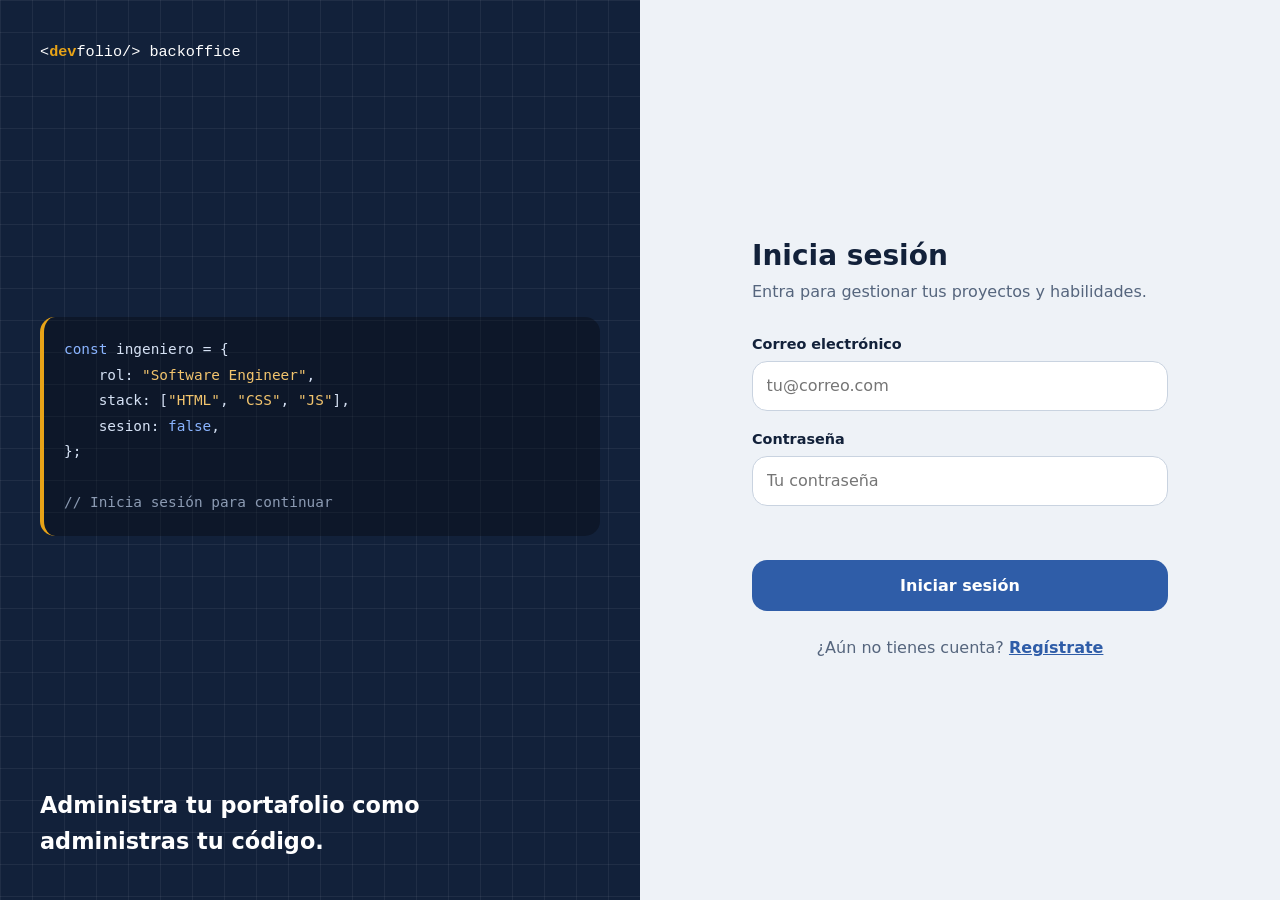
<file: index.html>
<!DOCTYPE html>
<html lang="es">

<head>
  <meta charset="UTF-8">
  <meta name="viewport" content="width=device-width, initial-scale=1.0">
  <meta http-equiv="refresh" content="0; url=login.html">
  <title>Backoffice - Portafolio</title>
</head>

<body>
  <p>Redirigiendo al <a href="login.html">inicio de sesión</a>…</p>
</body>

</html>
</file>
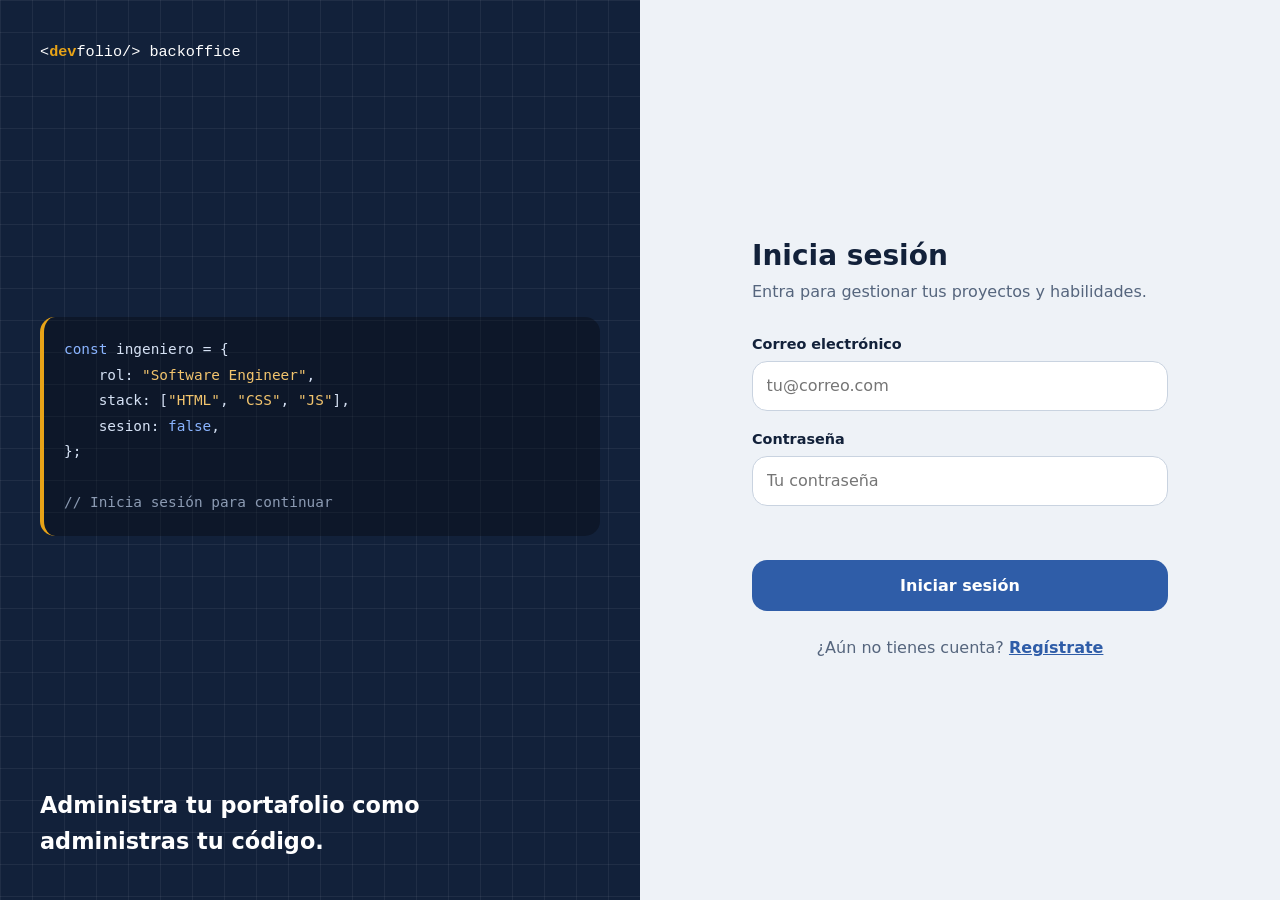
<file: home.html>
<!DOCTYPE html>
<html lang="es">

<head>
  <meta charset="UTF-8">
  <meta name="viewport" content="width=device-width, initial-scale=1.0">
  <title>Panel - Backoffice</title>
  <link rel="stylesheet" href="css/base.css">
  <link rel="stylesheet" href="css/home.css">
  <script>
    if (!localStorage.getItem("authToken")) {
      window.location.replace("login.html");
    }
  </script>
</head>

<body>
  <header class="topbar">
    <p class="brand">&lt;<strong>dev</strong>folio/&gt; backoffice</p>

    <nav aria-label="Principal">
      <ul class="topbar__nav">
        <li><a href="home.html" aria-current="page">Panel</a></li>
        <li><a href="login.html" id="logout">Cerrar sesión</a></li>
      </ul>
    </nav>
  </header>

  <main class="dashboard">
    <h1>Panel de control</h1>
    <p class="dashboard__intro">Administra tus proyectos.</p>

    <section aria-labelledby="resumen-titulo">
      <h2 id="resumen-titulo" class="visually-hidden">Resumen</h2>
      <ul class="stats">
        <li class="stat">
          <span class="stat__value" id="total-proyectos">0</span>
          <span class="stat__label">Proyectos publicados</span>
        </li>
        <li class="stat stat--wide">
          <span class="stat__value" id="total-tecnologias">0</span>
          <span class="stat__label">Tecnologías utilizadas</span>
          <ul class="stat__tags" id="lista-tecnologias"></ul>
        </li>
      </ul>
    </section>

    <section class="projects" aria-labelledby="proyectos-titulo">
      <div class="projects__header">
        <h2 id="proyectos-titulo">Mis proyectos</h2>
        <button type="button" class="btn btn--small" id="btn-nuevo">Agregar proyecto</button>
      </div>

      <form id="project-form" class="project-form" hidden>
        <h3 id="form-titulo">Nuevo proyecto</h3>

        <div class="field">
          <label for="title">Título</label>
          <input type="text" id="title" required>
        </div>

        <div class="field">
          <label for="description">Descripción</label>
          <textarea id="description" rows="3" required></textarea>
        </div>

        <div class="field">
          <label for="technologies">Tecnologías</label>
          <input type="text" id="technologies" placeholder="HTML, CSS, JavaScript">
        </div>

        <div class="field">
          <label for="repository">Repositorio</label>
          <input type="url" id="repository" placeholder="https://github.com/usuario/...">
        </div>

        <div class="field">
          <label for="images">Imágenes</label>
          <input type="text" id="images" placeholder="https://dominio.com/imagen1.png, https://dominio.com/imagen2.png">
        </div>

        <div class="project-form__buttons">
          <button type="submit" class="btn btn--small" id="btn-guardar">Guardar</button>
          <button type="button" class="btn btn--small btn--gray" id="btn-cancelar">Cancelar</button>
        </div>
      </form>

      <ul class="projects__list"></ul>
    </section>
  </main>

  <dialog id="modal-eliminar" class="modal" aria-labelledby="modal-titulo">
    <h2 id="modal-titulo">Eliminar proyecto</h2>
    <p>¿Seguro que quieres eliminar <strong id="modal-proyecto"></strong>? Esta acción no se puede deshacer.</p>
    <div class="modal__buttons">
      <button type="button" class="btn btn--small btn--gray" id="btn-cancelar-eliminar">Cancelar</button>
      <button type="button" class="btn btn--small btn--danger" id="btn-confirmar-eliminar">Eliminar</button>
    </div>
  </dialog>

  <footer class="footer">
    <p>Backoffice - Ingeniería en Software</p>
  </footer>
  <script src="js/home.js"></script>
</body>

</html>
</file>
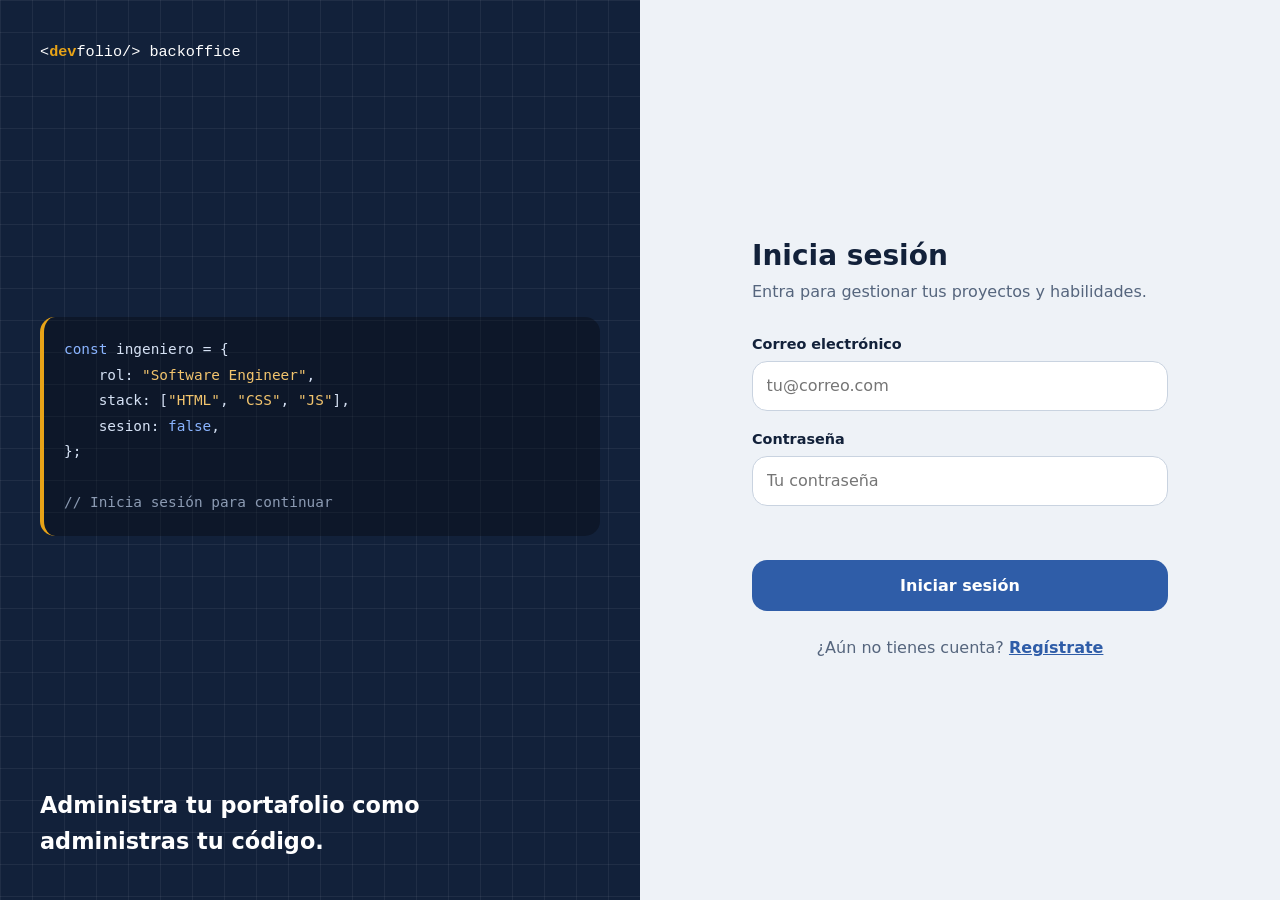
<file: login.html>
<!DOCTYPE html>
<html lang="es">

<head>
  <meta charset="UTF-8">
  <meta name="viewport" content="width=device-width, initial-scale=1.0">
  <title>Iniciar sesión - Backoffice</title>
  <link rel="stylesheet" href="css/base.css">
  <link rel="stylesheet" href="css/auth.css">
</head>

<body>
  <div class="auth">
    <aside class="auth__panel">
      <p class="brand">&lt;<strong>dev</strong>folio/&gt; backoffice</p>

      <pre class="code" aria-hidden="true"><code><span class="c-kw">const</span> ingeniero = {
    rol: <span class="c-str">"Software Engineer"</span>,
    stack: [<span class="c-str">"HTML"</span>, <span class="c-str">"CSS"</span>, <span class="c-str">"JS"</span>],
    sesion: <span class="c-kw">false</span>,
};

<span class="c-com">// Inicia sesión para continuar</span></code></pre>

      <p class="auth__tagline">Administra tu portafolio como administras tu código.</p>
    </aside>

    <main class="auth__content">
      <section class="card">
        <h1>Inicia sesión</h1>
        <p class="card__intro">Entra para gestionar tus proyectos y habilidades.</p>

        <form id="login-form">
          <div class="field">
            <label for="email">Correo electrónico</label>
            <input type="email" id="email" name="email" placeholder="tu@correo.com" autocomplete="email" required>
          </div>

          <div class="field">
            <label for="password">Contraseña</label>
            <input type="password" id="password" name="password" placeholder="Tu contraseña" autocomplete="current-password" required>
          </div>

          <p id="mensaje" class="form-message" role="alert"></p>

          <button type="submit" class="btn">Iniciar sesión</button>
        </form>

        <p class="card__footer">¿Aún no tienes cuenta? <a href="register.html">Regístrate</a></p>
      </section>
    </main>

  </div>
  <script src="js/login.js"></script>
</body>

</html>
</file>
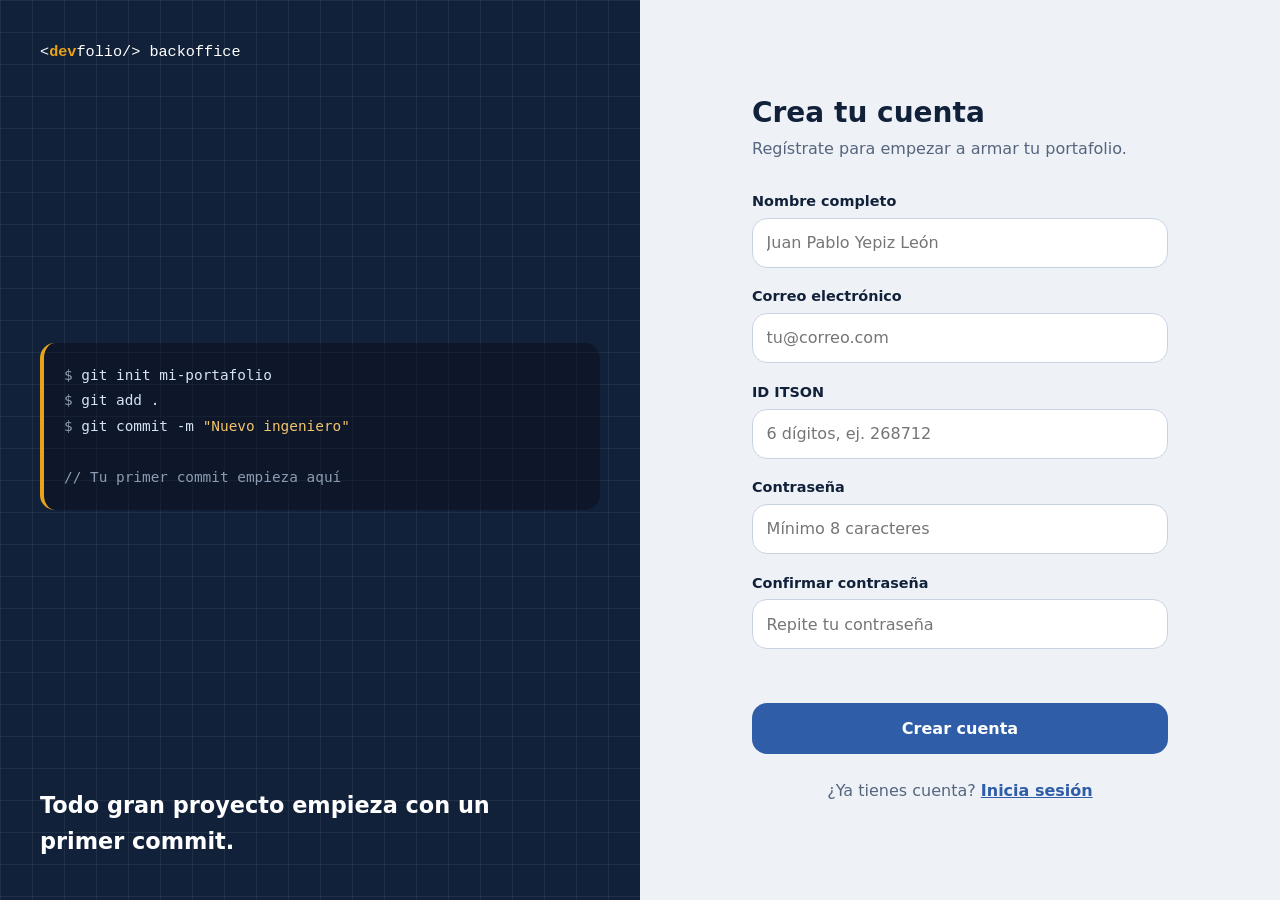
<file: register.html>
<!DOCTYPE html>
<html lang="es">

<head>
  <meta charset="UTF-8">
  <meta name="viewport" content="width=device-width, initial-scale=1.0">
  <title>Crear cuenta - Backoffice</title>
  <link rel="stylesheet" href="css/base.css">
  <link rel="stylesheet" href="css/auth.css">
</head>

<body>
  <div class="auth">

    <aside class="auth__panel">
      <p class="brand">&lt;<strong>dev</strong>folio/&gt; backoffice</p>

      <pre class="code" aria-hidden="true"><code><span class="c-com">$</span> git init mi-portafolio
<span class="c-com">$</span> git add .
<span class="c-com">$</span> git commit -m <span class="c-str">"Nuevo ingeniero"</span>

<span class="c-com">// Tu primer commit empieza aquí</span></code></pre>

      <p class="auth__tagline">Todo gran proyecto empieza con un primer commit.</p>
    </aside>

    <main class="auth__content">
      <section class="card">
        <h1>Crea tu cuenta</h1>
        <p class="card__intro">Regístrate para empezar a armar tu portafolio.</p>

        <form id="register-form">
          <div class="field">
            <label for="name">Nombre completo</label>
            <input type="text" id="name" name="name" placeholder="Juan Pablo Yepiz León" minlength="6" autocomplete="name" required>
          </div>

          <div class="field">
            <label for="email">Correo electrónico</label>
            <input type="email" id="email" name="email" placeholder="tu@correo.com" autocomplete="email" required>
          </div>

          <div class="field">
            <label for="itsonId">ID ITSON</label>
            <input type="text" id="itsonId" name="itsonId" placeholder="6 dígitos, ej. 268712" pattern="[0-9]{6}" maxlength="6" inputmode="numeric" required>
          </div>

          <div class="field">
            <label for="password">Contraseña</label>
            <input type="password" id="password" name="password" placeholder="Mínimo 8 caracteres" minlength="8" autocomplete="new-password" required>
          </div>

          <div class="field">
            <label for="confirm">Confirmar contraseña</label>
            <input type="password" id="confirm" name="confirm" placeholder="Repite tu contraseña" minlength="8" autocomplete="new-password" required>
          </div>

          <p id="mensaje" class="form-message" role="alert"></p>

          <button type="submit" class="btn">Crear cuenta</button>
        </form>

        <p class="card__footer">¿Ya tienes cuenta? <a href="login.html">Inicia sesión</a></p>
      </section>
    </main>

  </div>
  <script src="js/register.js"></script>
</body>

</html>
</file>
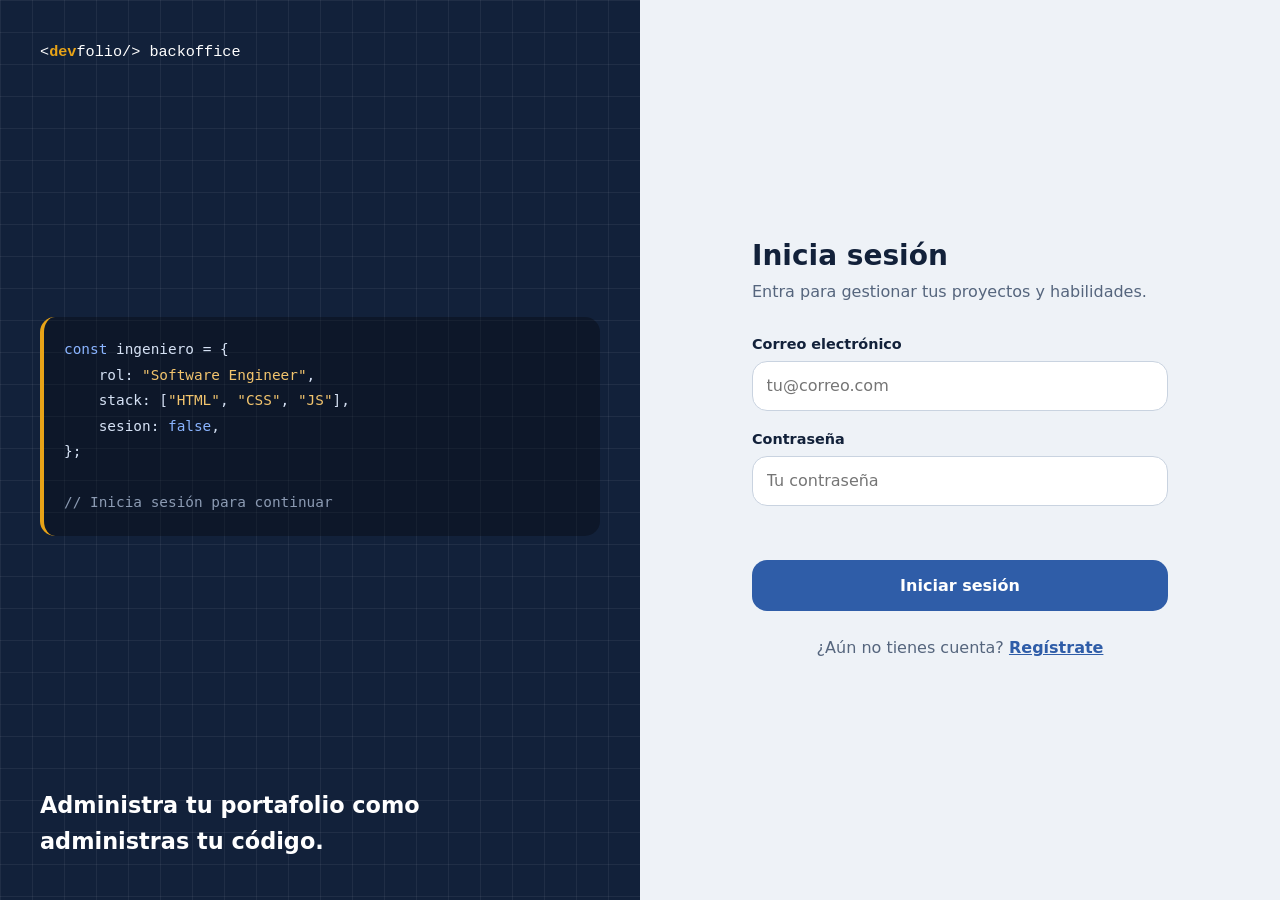
<file: backoffice/home.html>
<!DOCTYPE html>
<html lang="es">

<head>
  <meta charset="UTF-8">
  <meta name="viewport" content="width=device-width, initial-scale=1.0">
  <title>Panel - Backoffice</title>
  <link rel="stylesheet" href="css/base.css">
  <link rel="stylesheet" href="css/home.css">
  <script>
    if (!localStorage.getItem("authToken")) {
      window.location.replace("login.html");
    }
  </script>
</head>

<body>
  <header class="topbar">
    <p class="brand">&lt;<strong>dev</strong>folio/&gt; backoffice</p>

    <nav aria-label="Principal">
      <ul class="topbar__nav">
        <li><a href="home.html" aria-current="page">Panel</a></li>
        <li><a href="login.html" id="logout">Cerrar sesión</a></li>
      </ul>
    </nav>
  </header>

  <main class="dashboard">
    <h1>Panel de control</h1>
    <p class="dashboard__intro">Administra tus proyectos.</p>

    <section aria-labelledby="resumen-titulo">
      <h2 id="resumen-titulo" class="visually-hidden">Resumen</h2>
      <ul class="stats">
        <li class="stat">
          <span class="stat__value" id="total-proyectos">0</span>
          <span class="stat__label">Proyectos publicados</span>
        </li>
        <li class="stat">
          <span class="stat__value">0</span>
          <span class="stat__label">Habilidades registradas</span>
        </li>
        <li class="stat">
          <span class="stat__value">0</span>
          <span class="stat__label">Experiencias laborales</span>
        </li>
      </ul>
    </section>

    <section class="projects" aria-labelledby="proyectos-titulo">
      <div class="projects__header">
        <h2 id="proyectos-titulo">Mis proyectos</h2>
        <button type="button" class="btn btn--small" id="btn-nuevo">Agregar proyecto</button>
      </div>

      <form id="project-form" class="project-form" hidden>
        <h3 id="form-titulo">Nuevo proyecto</h3>

        <div class="field">
          <label for="title">Título</label>
          <input type="text" id="title" required>
        </div>

        <div class="field">
          <label for="description">Descripción</label>
          <textarea id="description" rows="3" required></textarea>
        </div>

        <div class="field">
          <label for="technologies">Tecnologías</label>
          <input type="text" id="technologies" placeholder="HTML, CSS, JavaScript">
        </div>

        <div class="field">
          <label for="repository">Repositorio</label>
          <input type="url" id="repository" placeholder="https://github.com/usuario/...">
        </div>

        <div class="field">
          <label for="images">Imágenes</label>
          <input type="text" id="images" placeholder="https://dominio.com/imagen1.png, https://dominio.com/imagen2.png">
        </div>

        <div class="project-form__buttons">
          <button type="submit" class="btn btn--small" id="btn-guardar">Guardar</button>
          <button type="button" class="btn btn--small btn--gray" id="btn-cancelar">Cancelar</button>
        </div>
      </form>

      <ul class="projects__list"></ul>
    </section>
  </main>

  <dialog id="modal-eliminar" class="modal" aria-labelledby="modal-titulo">
    <h2 id="modal-titulo">Eliminar proyecto</h2>
    <p>¿Seguro que quieres eliminar <strong id="modal-proyecto"></strong>? Esta acción no se puede deshacer.</p>
    <div class="modal__buttons">
      <button type="button" class="btn btn--small btn--gray" id="btn-cancelar-eliminar">Cancelar</button>
      <button type="button" class="btn btn--small btn--danger" id="btn-confirmar-eliminar">Eliminar</button>
    </div>
  </dialog>

  <footer class="footer">
    <p>Backoffice - Ingeniería en Software</p>
  </footer>
  <script src="js/home.js"></script>
</body>

</html>
</file>
<file: css/base.css>
:root {
  --paper: #eef2f7;
  --ink: #12213a;
  --blue: #2f5da8;
  --blue-dark: #234a8a;
  --amber: #e8a317;
  --muted: #55657d;
  --line: #c9d3e0;
  --white: #ffffff;
  --font-text: system-ui, -apple-system, "Segoe UI", Roboto, sans-serif;
  --font-code: ui-monospace, "SFMono-Regular", Consolas, "Courier New", monospace;
  --radius: 15px;
}

*,
*::before,
*::after {
  box-sizing: border-box;
}

body {
  margin: 0;
  font-family: var(--font-text);
  font-size: 1rem;
  line-height: 1.6;
  color: var(--ink);
  background-color: var(--paper);
}

h1,
h2,
p,
ul {
  margin: 0;
}

ul {
  padding: 0;
  list-style: none;
}

a {
  color: var(--blue);
  font-weight: 600;
}

a:hover {
  color: var(--blue-dark);
}

:focus-visible {
  outline: 3px solid var(--amber);
  outline-offset: 2px;
}

.brand {
  font-family: var(--font-code);
  font-size: 0.95rem;
}

.brand strong {
  color: var(--amber);
}

.field {
  margin-bottom: 1.1rem;
}

.field label {
  display: block;
  margin-bottom: 0.3rem;
  font-weight: 600;
  font-size: 0.9rem;
}

.field input {
  width: 100%;
  padding: 0.7rem 0.85rem;
  font: inherit;
  color: var(--ink);
  background-color: var(--white);
  border: 1px solid var(--line);
  border-radius: var(--radius);
}

.field input:focus-visible {
  border-color: var(--blue);
}

.btn {
  width: 100%;
  padding: 0.8rem 1rem;
  font: inherit;
  font-weight: 700;
  color: var(--white);
  background-color: var(--blue);
  border: none;
  border-radius: var(--radius);
  cursor: pointer;
}

.btn:hover {
  background-color: var(--blue-dark);
}

.visually-hidden {
  position: absolute;
  width: 1px;
  height: 1px;
  overflow: hidden;
  clip: rect(0 0 0 0);
  white-space: nowrap;
}

.form-message {
  min-height: 1.5rem;
  margin-bottom: 0.75rem;
  font-size: 0.9rem;
  font-weight: 600;
  color: #b3261e;
}

.form-message--ok {
  color: #1b6e3a;
}
</file>
<file: css/home.css>
.topbar {
  display: flex;
  flex-wrap: wrap;
  align-items: center;
  justify-content: space-between;
  gap: 0.75rem;
  padding: 1rem 1.25rem;
  color: var(--white);
  background-color: var(--ink);
}

.topbar__nav {
  display: flex;
  gap: 1.25rem;
}

.topbar__nav a {
  color: #d6e2f5;
  text-decoration: none;
  font-weight: 500;
}

.topbar__nav a:hover,
.topbar__nav a[aria-current="page"] {
  color: var(--amber);
}

.dashboard {
  max-width: 60rem;
  margin: 0 auto;
  padding: 2rem 1.25rem;
}

.dashboard h1 {
  font-size: 1.75rem;
  line-height: 1.2;
}

.dashboard__intro {
  margin: 0.3rem 0 1.75rem;
  color: var(--muted);
}

.stats {
  display: grid;
  grid-template-columns: 1fr;
  gap: 1rem;
}

.stat {
  display: flex;
  flex-direction: column;
  padding: 1.25rem;
  background-color: var(--white);
  border: 1px solid var(--line);
  border-left: 4px solid var(--blue);
  border-radius: var(--radius);
}

.stat__value {
  font-family: var(--font-code);
  font-size: 2rem;
  font-weight: 700;
}

.stat__label {
  color: var(--muted);
}

.stat__tags {
  display: flex;
  flex-wrap: wrap;
  gap: 0.4rem;
  margin-top: 0.75rem;
}

.stat__tag {
  padding: 0.2rem 0.6rem;
  font-family: var(--font-code);
  font-size: 0.85rem;
  color: var(--blue-dark);
  background-color: var(--paper);
  border: 1px solid var(--line);
  border-radius: 999px;
}

.footer {
  padding: 1.5rem 1.25rem;
  text-align: center;
  color: var(--muted);
  font-size: 0.9rem;
}

.projects {
  margin-top: 2.5rem;
}

.projects__header {
  display: flex;
  align-items: center;
  justify-content: space-between;
  gap: 1rem;
  margin-bottom: 1rem;
}

.projects__header h2 {
  font-size: 1.25rem;
}

.btn--small {
  width: auto;
  padding: 0.5rem 1rem;
  font-size: 0.9rem;
}

.btn--gray {
  background-color: var(--muted);
}

.btn--danger {
  background-color: #b3261e;
}

.btn--danger:hover {
  background-color: #8c1d18;
}

.project-form {
  margin-bottom: 1.5rem;
  padding: 1.25rem;
  background-color: var(--white);
  border: 1px solid var(--line);
  border-radius: var(--radius);
}

.project-form h3 {
  margin-bottom: 1rem;
}

.project-form textarea {
  width: 100%;
  padding: 0.7rem 0.85rem;
  font: inherit;
  color: var(--ink);
  border: 1px solid var(--line);
  border-radius: var(--radius);
}

.project-form__buttons {
  display: flex;
  gap: 0.75rem;
}

.projects__list {
  display: grid;
  grid-template-columns: 1fr;
  gap: 1rem;
}

.project {
  display: flex;
  flex-direction: column;
  gap: 0.5rem;
  padding: 1.25rem;
  background-color: var(--white);
  border: 1px solid var(--line);
  border-left: 4px solid var(--amber);
  border-radius: var(--radius);
}

.project h3 {
  font-size: 1.1rem;
}

.project__tech {
  font-family: var(--font-code);
  font-size: 0.85rem;
  color: var(--blue);
}

.project__buttons {
  display: flex;
  gap: 0.5rem;
  margin-top: auto;
  padding-top: 0.5rem;
}

.projects__empty {
  color: var(--muted);
}

@media (min-width: 700px) {
  .projects__list {
    grid-template-columns: repeat(2, 1fr);
  }

  .stats {
    grid-template-columns: repeat(3, 1fr);
  }

  .stat--wide {
    grid-column: span 2;
  }

  .topbar {
    padding: 1rem 2.5rem;
  }
}

.modal {
  width: min(26rem, calc(100% - 2rem));
  margin: auto;
  padding: 1.5rem;
  color: var(--ink);
  background-color: var(--white);
  border: 1px solid var(--line);
  border-top: 4px solid #b3261e;
  border-radius: var(--radius);
}

.modal::backdrop {
  background-color: #00000080;
}

.modal h2 {
  margin-bottom: 0.75rem;
  font-size: 1.2rem;
}

.modal p {
  margin-bottom: 1.25rem;
  color: var(--muted);
}

.modal__buttons {
  display: flex;
  justify-content: flex-end;
  gap: 0.75rem;
}
</file>
<file: css/auth.css>
.auth {
  display: grid;
  grid-template-columns: 1fr;
  min-height: 100vh;
}

.auth__panel {
  display: flex;
  flex-direction: column;
  gap: 1.5rem;
  padding: 1.5rem;
  color: var(--white);
  background-color: var(--ink);
  background-image:
    linear-gradient(#ffffff0f 1px, transparent 1px),
    linear-gradient(90deg, #ffffff0f 1px, transparent 1px);
  background-size: 32px 32px;
}

.auth__tagline {
  max-width: 32ch;
  font-size: 1.15rem;
  font-weight: 600;
}

.code {
  display: none;
  margin: 0;
  padding: 1.25rem;
  font-family: var(--font-code);
  font-size: 0.9rem;
  line-height: 1.7;
  color: #d6e2f5;
  background-color: #0000004d;
  border-left: 4px solid var(--amber);
  border-radius: var(--radius);
  overflow-x: auto;
}

.c-kw {
  color: #8ab4ff;
}

.c-str {
  color: #f2c46d;
}

.c-com {
  color: #8c9bb3;
}

.auth__content {
  display: flex;
  align-items: center;
  justify-content: center;
  padding: 1.5rem 1rem 2.5rem;
}

.card {
  width: 100%;
  max-width: 26rem;
}

.card h1 {
  font-size: 1.75rem;
  line-height: 1.2;
}

.card__intro {
  margin: 0.4rem 0 1.75rem;
  color: var(--muted);
}

.card__footer {
  margin-top: 1.5rem;
  text-align: center;
  color: var(--muted);
}

@media (min-width: 800px) {
  .auth {
    grid-template-columns: 1fr 1fr;
  }

  .auth__panel {
    justify-content: space-between;
    padding: 2.5rem;
  }

  .code {
    display: block;
  }

  .auth__tagline {
    font-size: 1.4rem;
  }

  .auth__content {
    padding: 2.5rem;
  }
}
</file>
<file: backoffice/css/base.css>
:root {
  --paper: #eef2f7;
  --ink: #12213a;
  --blue: #2f5da8;
  --blue-dark: #234a8a;
  --amber: #e8a317;
  --muted: #55657d;
  --line: #c9d3e0;
  --white: #ffffff;
  --font-text: system-ui, -apple-system, "Segoe UI", Roboto, sans-serif;
  --font-code: ui-monospace, "SFMono-Regular", Consolas, "Courier New", monospace;
  --radius: 15px;
}

*,
*::before,
*::after {
  box-sizing: border-box;
}

body {
  margin: 0;
  font-family: var(--font-text);
  font-size: 1rem;
  line-height: 1.6;
  color: var(--ink);
  background-color: var(--paper);
}

h1,
h2,
p,
ul {
  margin: 0;
}

ul {
  padding: 0;
  list-style: none;
}

a {
  color: var(--blue);
  font-weight: 600;
}

a:hover {
  color: var(--blue-dark);
}

:focus-visible {
  outline: 3px solid var(--amber);
  outline-offset: 2px;
}

.brand {
  font-family: var(--font-code);
  font-size: 0.95rem;
}

.brand strong {
  color: var(--amber);
}

.field {
  margin-bottom: 1.1rem;
}

.field label {
  display: block;
  margin-bottom: 0.3rem;
  font-weight: 600;
  font-size: 0.9rem;
}

.field input {
  width: 100%;
  padding: 0.7rem 0.85rem;
  font: inherit;
  color: var(--ink);
  background-color: var(--white);
  border: 1px solid var(--line);
  border-radius: var(--radius);
}

.field input:focus-visible {
  border-color: var(--blue);
}

.btn {
  width: 100%;
  padding: 0.8rem 1rem;
  font: inherit;
  font-weight: 700;
  color: var(--white);
  background-color: var(--blue);
  border: none;
  border-radius: var(--radius);
  cursor: pointer;
}

.btn:hover {
  background-color: var(--blue-dark);
}

.visually-hidden {
  position: absolute;
  width: 1px;
  height: 1px;
  overflow: hidden;
  clip: rect(0 0 0 0);
  white-space: nowrap;
}

.form-message {
  min-height: 1.5rem;
  margin-bottom: 0.75rem;
  font-size: 0.9rem;
  font-weight: 600;
  color: #b3261e;
}

.form-message--ok {
  color: #1b6e3a;
}
</file>
<file: backoffice/css/home.css>
.topbar {
  display: flex;
  flex-wrap: wrap;
  align-items: center;
  justify-content: space-between;
  gap: 0.75rem;
  padding: 1rem 1.25rem;
  color: var(--white);
  background-color: var(--ink);
}

.topbar__nav {
  display: flex;
  gap: 1.25rem;
}

.topbar__nav a {
  color: #d6e2f5;
  text-decoration: none;
  font-weight: 500;
}

.topbar__nav a:hover,
.topbar__nav a[aria-current="page"] {
  color: var(--amber);
}

.dashboard {
  max-width: 60rem;
  margin: 0 auto;
  padding: 2rem 1.25rem;
}

.dashboard h1 {
  font-size: 1.75rem;
  line-height: 1.2;
}

.dashboard__intro {
  margin: 0.3rem 0 1.75rem;
  color: var(--muted);
}

.stats {
  display: grid;
  grid-template-columns: 1fr;
  gap: 1rem;
}

.stat {
  display: flex;
  flex-direction: column;
  padding: 1.25rem;
  background-color: var(--white);
  border: 1px solid var(--line);
  border-left: 4px solid var(--blue);
  border-radius: var(--radius);
}

.stat__value {
  font-family: var(--font-code);
  font-size: 2rem;
  font-weight: 700;
}

.stat__label {
  color: var(--muted);
}

.footer {
  padding: 1.5rem 1.25rem;
  text-align: center;
  color: var(--muted);
  font-size: 0.9rem;
}

.projects {
  margin-top: 2.5rem;
}

.projects__header {
  display: flex;
  align-items: center;
  justify-content: space-between;
  gap: 1rem;
  margin-bottom: 1rem;
}

.projects__header h2 {
  font-size: 1.25rem;
}

.btn--small {
  width: auto;
  padding: 0.5rem 1rem;
  font-size: 0.9rem;
}

.btn--gray {
  background-color: var(--muted);
}

.btn--danger {
  background-color: #b3261e;
}

.btn--danger:hover {
  background-color: #8c1d18;
}

.project-form {
  margin-bottom: 1.5rem;
  padding: 1.25rem;
  background-color: var(--white);
  border: 1px solid var(--line);
  border-radius: var(--radius);
}

.project-form h3 {
  margin-bottom: 1rem;
}

.project-form textarea {
  width: 100%;
  padding: 0.7rem 0.85rem;
  font: inherit;
  color: var(--ink);
  border: 1px solid var(--line);
  border-radius: var(--radius);
}

.project-form__buttons {
  display: flex;
  gap: 0.75rem;
}

.projects__list {
  display: grid;
  grid-template-columns: 1fr;
  gap: 1rem;
}

.project {
  display: flex;
  flex-direction: column;
  gap: 0.5rem;
  padding: 1.25rem;
  background-color: var(--white);
  border: 1px solid var(--line);
  border-left: 4px solid var(--amber);
  border-radius: var(--radius);
}

.project h3 {
  font-size: 1.1rem;
}

.project__tech {
  font-family: var(--font-code);
  font-size: 0.85rem;
  color: var(--blue);
}

.project__buttons {
  display: flex;
  gap: 0.5rem;
  margin-top: auto;
  padding-top: 0.5rem;
}

.projects__empty {
  color: var(--muted);
}

@media (min-width: 700px) {
  .projects__list {
    grid-template-columns: repeat(2, 1fr);
  }

  .stats {
    grid-template-columns: repeat(3, 1fr);
  }

  .topbar {
    padding: 1rem 2.5rem;
  }
}

.modal {
  width: min(26rem, calc(100% - 2rem));
  margin: auto;
  padding: 1.5rem;
  color: var(--ink);
  background-color: var(--white);
  border: 1px solid var(--line);
  border-top: 4px solid #b3261e;
  border-radius: var(--radius);
}

.modal::backdrop {
  background-color: #00000080;
}

.modal h2 {
  margin-bottom: 0.75rem;
  font-size: 1.2rem;
}

.modal p {
  margin-bottom: 1.25rem;
  color: var(--muted);
}

.modal__buttons {
  display: flex;
  justify-content: flex-end;
  gap: 0.75rem;
}
</file>
